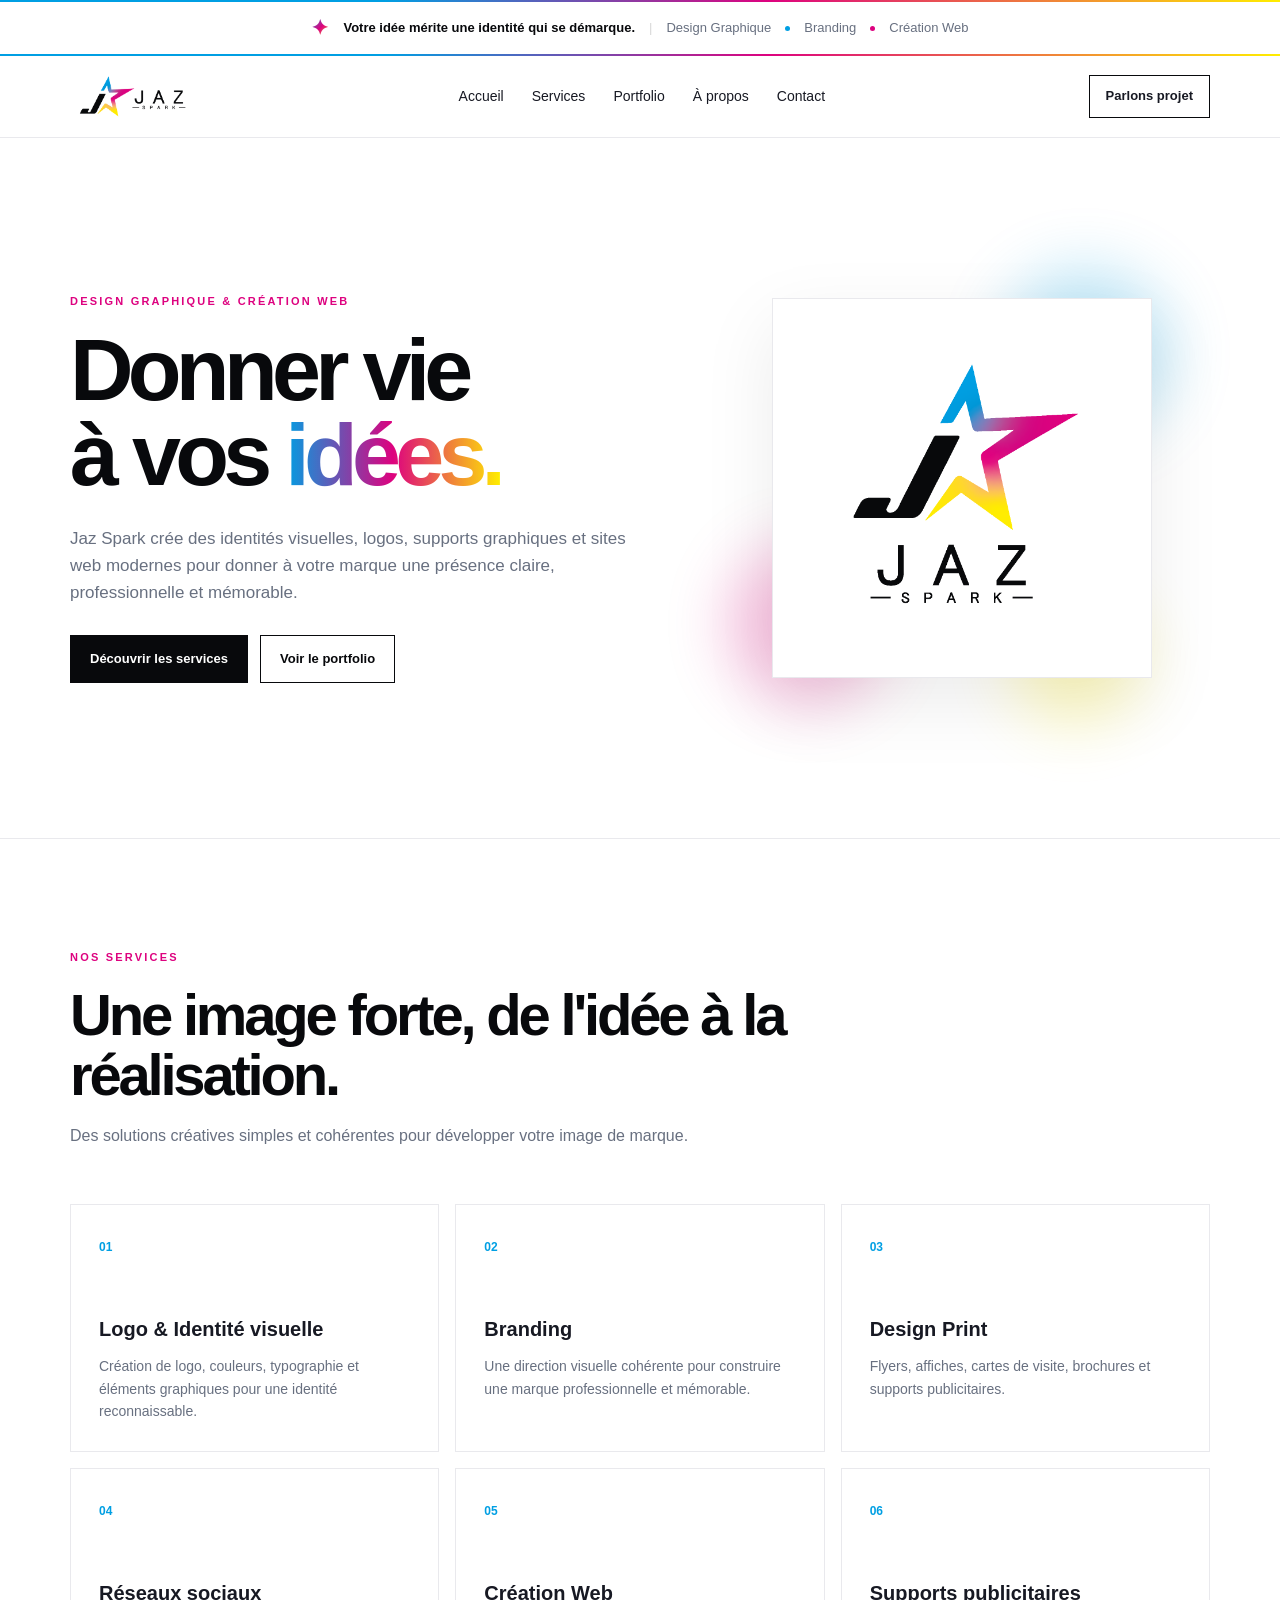
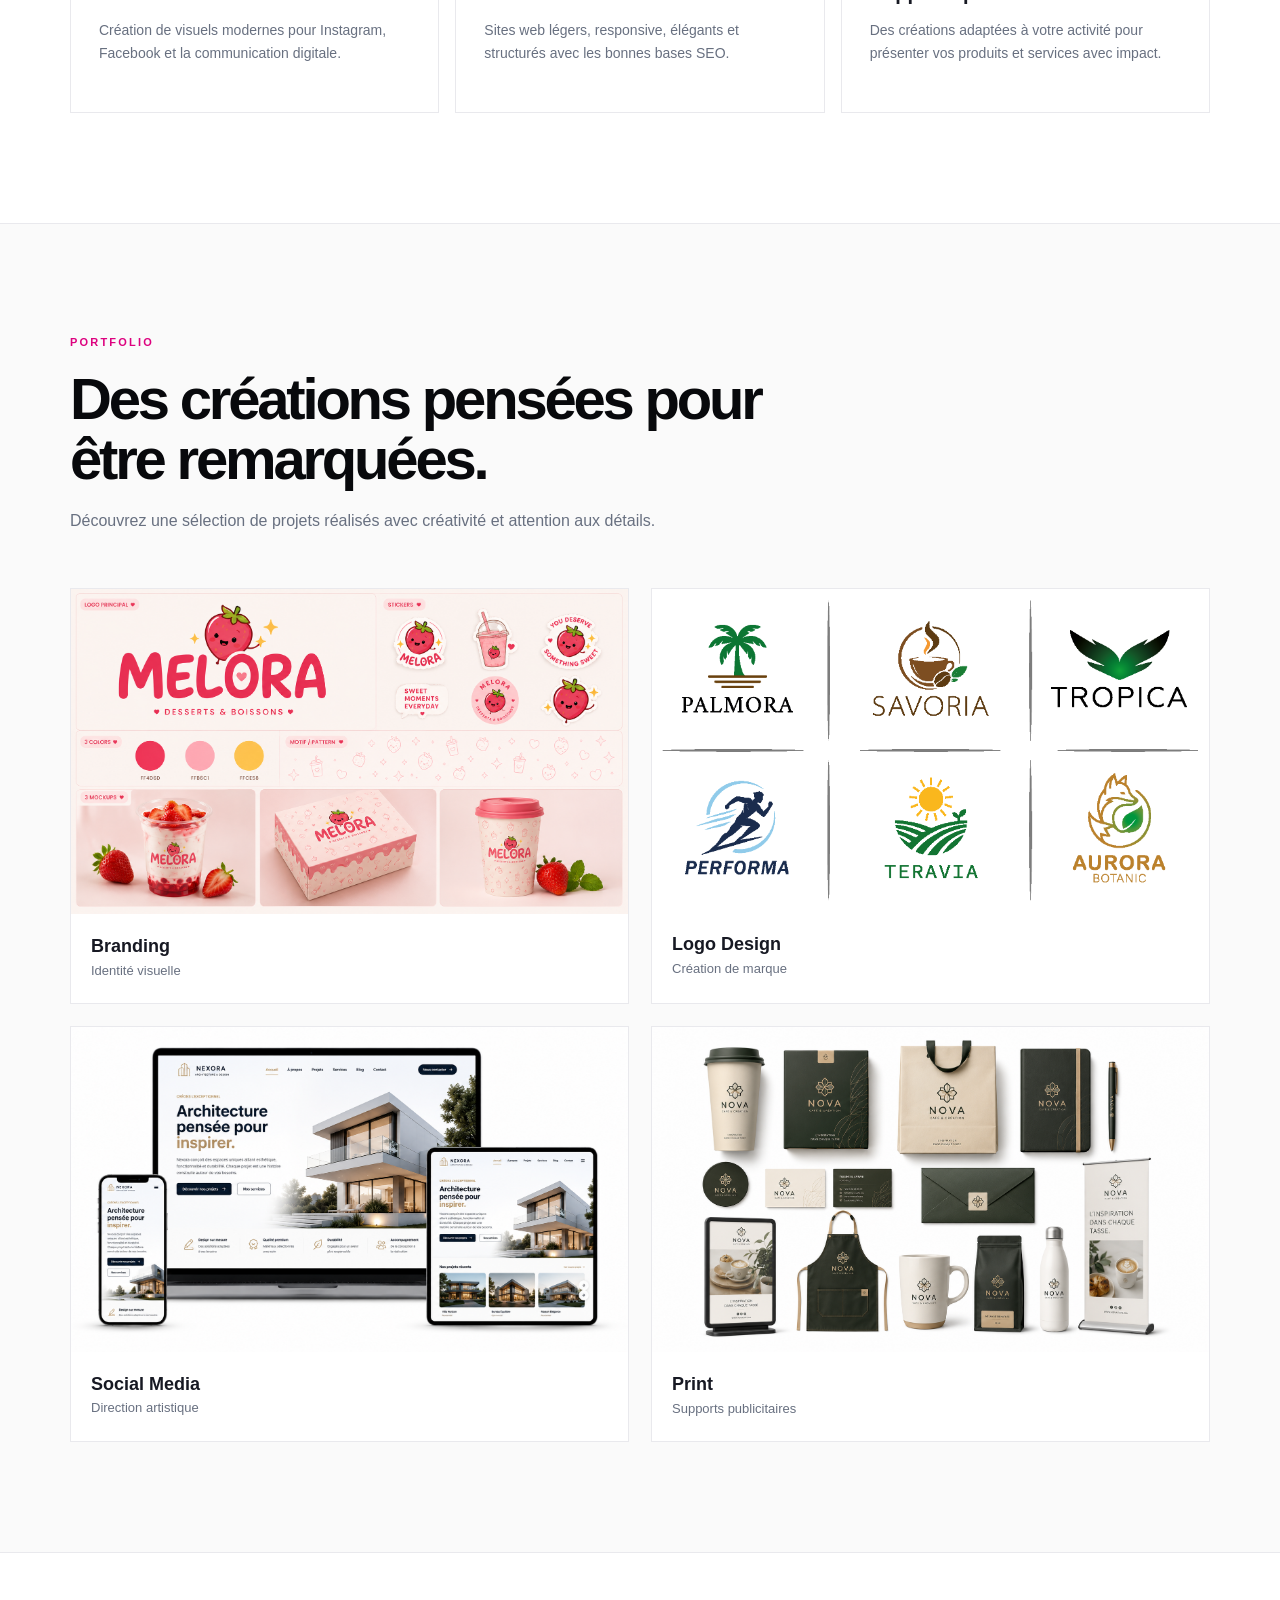
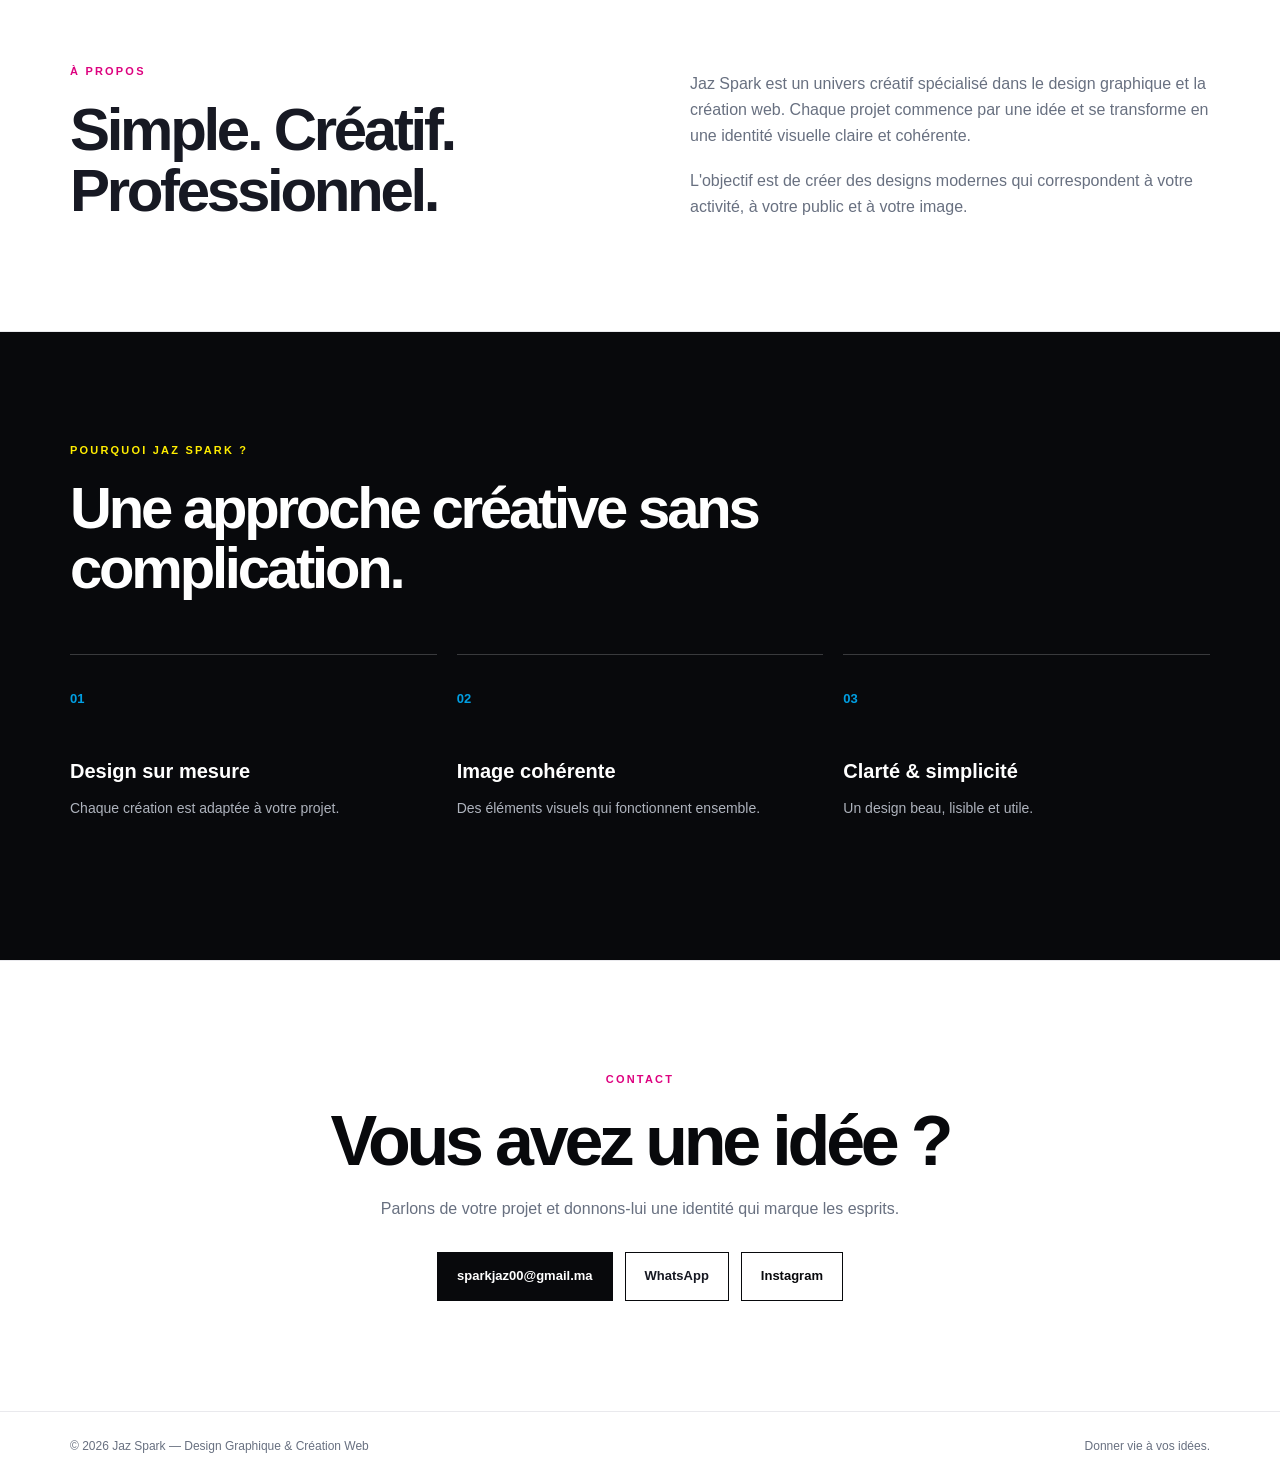
<file: index.html>
<!DOCTYPE html>
<html lang="fr">

<head>
  <div class="top-banner">

    <div class="banner-line"></div>

    <div class="container banner-content">

        <span class="banner-spark">✦</span>

        <strong>
            Votre idée mérite une identité qui se démarque.
        </strong>

        <span class="banner-separator">|</span>

        <span>Design Graphique</span>

        <span class="dot blue"></span>

        <span>Branding</span>

        <span class="dot pink"></span>

        <span>Création Web</span>

    </div>

    <div class="banner-line"></div>

</div>
    <meta charset="UTF-8">

    <meta name="viewport" content="width=device-width, initial-scale=1.0">

    <title>Jaz Spark | Design Graphique & Création Web au Maroc</title>
<link rel="stylesheet" type="text/css" href="JAZ SPARK.css">
    <meta name="description"
        content="Jaz Spark accompagne les marques au Maroc avec du design graphique, logo, identité visuelle, branding, supports print, réseaux sociaux et création web.">

    <meta name="robots" content="index, follow">

    <meta name="author" content="Jaz Spark">

    <link rel="canonical" href="https://www.jazspark.ma/">

    <!-- Open Graph -->
    <meta property="og:type" content="website">
    <meta property="og:title" content="Jaz Spark | Design Graphique & Création Web">
    <meta property="og:description"
        content="Donner vie à vos idées avec Jaz Spark — design graphique, branding et création web.">
    <meta property="og:url" content="https://www.jazspark.ma/">
    <meta property="og:locale" content="fr_MA">

    <!-- Favicon -->
    <link rel="icon" href="images/favicon.png">

    <!-- CSS -->
    <link rel="stylesheet" href="style.css">

    <!-- SEO Schema -->
    <script type="application/ld+json">
    {
        "@context": "https://schema.org",
        "@type": "ProfessionalService",
        "name": "Jaz Spark",
        "url": "https://www.jazspark.ma/",
        "description": "Studio de design graphique et création web au Maroc.",
        "slogan": "Donner vie à vos idées",
        "areaServed": "MA",
        "serviceType": [
            "Design graphique",
            "Création de logo",
            "Identité visuelle",
            "Branding",
            "Design print",
            "Création web"
        ]
    }
    </script>

</head>


<body>


<!-- ================= HEADER ================= -->

<header class="site-header">

    <div class="container nav-wrap">

        <a href="#accueil" class="brand">
            <img src="JAZ SPARK LOGO_Plan de travail 1 copie 2_Plan de travail 1 copie 2.png"
                 alt="Jaz Spark - Design Graphique et Création Web">
        </a>


        <nav aria-label="Navigation principale">

            <a href="#accueil">Accueil</a>

            <a href="#services">Services</a>

            <a href="#portfolio">Portfolio</a>

            <a href="#apropos">À propos</a>

            <a href="#contact">Contact</a>

        </nav>


        <a href="#contact" class="nav-cta">
            Parlons projet
        </a>

    </div>

</header>



<main>


<!-- ================= HERO ================= -->

<section id="accueil" class="hero">

    <div class="container hero-grid">


        <div class="hero-copy">

            <p class="kicker">
                DESIGN GRAPHIQUE & CRÉATION WEB
            </p>


            <h1>

                Donner vie<br>

                à vos <span>idées.</span>

            </h1>


            <p class="hero-intro">

                Jaz Spark crée des identités visuelles, logos,
                supports graphiques et sites web modernes pour
                donner à votre marque une présence claire,
                professionnelle et mémorable.

            </p>


            <div class="hero-actions">

                <a href="#services" class="btn btn-dark">
                    Découvrir les services
                </a>

                <a href="#portfolio" class="btn btn-light">
                    Voir le portfolio
                </a>

            </div>

        </div>



        <!-- LOGO -->

        <div class="hero-visual">

            <div class="orb orb-blue"></div>

            <div class="orb orb-pink"></div>

            <div class="orb orb-yellow"></div>


            <div class="logo-frame">

                <img src="JAZ SPARK_Plan de travail 1 copie 3.png"
                     alt="Logo Jaz Spark"
                     loading="eager">

            </div>

        </div>


    </div>

</section>



<!-- ================= SERVICES ================= -->

<section id="services" class="section">

    <div class="container">


        <div class="section-head">

            <p class="kicker">
                NOS SERVICES
            </p>


            <h2>
                Une image forte,
                de l'idée à la réalisation.
            </h2>


            <p>
                Des solutions créatives simples et cohérentes
                pour développer votre image de marque.
            </p>

        </div>



        <div class="service-grid">


            <article class="service-card">

                <span>01</span>

                <h3>
                    Logo & Identité visuelle
                </h3>

                <p>
                    Création de logo, couleurs, typographie
                    et éléments graphiques pour une identité
                    reconnaissable.
                </p>

            </article>



            <article class="service-card">

                <span>02</span>

                <h3>
                    Branding
                </h3>

                <p>
                    Une direction visuelle cohérente pour
                    construire une marque professionnelle
                    et mémorable.
                </p>

            </article>



            <article class="service-card">

                <span>03</span>

                <h3>
                    Design Print
                </h3>

                <p>
                    Flyers, affiches, cartes de visite,
                    brochures et supports publicitaires.
                </p>

            </article>



            <article class="service-card">

                <span>04</span>

                <h3>
                    Réseaux sociaux
                </h3>

                <p>
                    Création de visuels modernes pour
                    Instagram, Facebook et la communication
                    digitale.
                </p>

            </article>



            <article class="service-card">

                <span>05</span>

                <h3>
                    Création Web
                </h3>

                <p>
                    Sites web légers, responsive, élégants
                    et structurés avec les bonnes bases SEO.
                </p>

            </article>



            <article class="service-card">

                <span>06</span>

                <h3>
                    Supports publicitaires
                </h3>

                <p>
                    Des créations adaptées à votre activité
                    pour présenter vos produits et services
                    avec impact.
                </p>

            </article>


        </div>

    </div>

</section>



<!-- ================= PORTFOLIO ================= -->

<section id="portfolio" class="section portfolio">

    <div class="container">


        <div class="section-head">

            <p class="kicker">
                PORTFOLIO
            </p>


            <h2>
                Des créations pensées
                pour être remarquées.
            </h2>


            <p>
                Découvrez une sélection de projets réalisés
                avec créativité et attention aux détails.
            </p>

        </div>



        <div class="portfolio-grid">


            <article class="project">

                <div class="project-media">
                    <img src="Identité visuelle Branding.png">
                </div>

                <div class="project-meta">

                    <h3>
                        Branding
                    </h3>

                    <p>
                        Identité visuelle
                    </p>

                </div>

            </article>



            <article class="project">

                <div class="project-media">
                  <img src="Logo Design Création de marque design graphique_Plan de travail 1.png">
                </div>

                <div class="project-meta">

                    <h3>
                        Logo Design
                    </h3>

                    <p>
                        Création de marque
                    </p>

                </div>

            </article>



            <article class="project">

                <div class="project-media">
                    <img src="Social Media SITE WEB Direction artistique.png">
                </div>

                <div class="project-meta">

                    <h3>
                        Social Media
                    </h3>

                    <p>
                        Direction artistique
                    </p>

                </div>

            </article>



            <article class="project">

                <div class="project-media">
                    <img src="Enveloppe Carte de visite Badge professionnel Flyer Dépliant brochurE Publicité digitale Supports publicitaires Print.png">
                </div>

                <div class="project-meta">

                    <h3>
                        Print
                    </h3>

                    <p>
                        Supports publicitaires
                    </p>

                </div>

            </article>


        </div>

    </div>

</section>



<!-- ================= À PROPOS ================= -->

<section id="apropos" class="section about">

    <div class="container about-grid">


        <div>

            <p class="kicker">
                À PROPOS
            </p>


            <h2>
                Simple.
                Créatif.
                Professionnel.
            </h2>

        </div>



        <div class="about-copy">

            <p>
                Jaz Spark est un univers créatif spécialisé
                dans le design graphique et la création web.
                Chaque projet commence par une idée et se
                transforme en une identité visuelle claire
                et cohérente.
            </p>


            <p>
                L'objectif est de créer des designs modernes
                qui correspondent à votre activité, à votre
                public et à votre image.
            </p>

        </div>


    </div>

</section>



<!-- ================= WHY JAZ SPARK ================= -->

<section class="section why">

    <div class="container">


        <div class="section-head">

            <p class="kicker">
                POURQUOI JAZ SPARK ?
            </p>


            <h2>
                Une approche créative
                sans complication.
            </h2>

        </div>



        <div class="why-grid">


            <div>

                <strong>01</strong>

                <h3>
                    Design sur mesure
                </h3>

                <p>
                    Chaque création est adaptée
                    à votre projet.
                </p>

            </div>



            <div>

                <strong>02</strong>

                <h3>
                    Image cohérente
                </h3>

                <p>
                    Des éléments visuels qui fonctionnent
                    ensemble.
                </p>

            </div>



            <div>

                <strong>03</strong>

                <h3>
                    Clarté & simplicité
                </h3>

                <p>
                    Un design beau, lisible et utile.
                </p>

            </div>


        </div>

    </div>

</section>



<!-- ================= CONTACT ================= -->

<section id="contact" class="section contact">

    <div class="container contact-box">


        <p class="kicker">
            CONTACT
        </p>


        <h2>
            Vous avez une idée ?
        </h2>


        <p>
            Parlons de votre projet et donnons-lui
            une identité qui marque les esprits.
        </p>



        <div class="contact-actions">
 <a href="https://mail.google.com/mail/?view=cm&fs=1&to=sparkjaz00@gmail.com"
   target="_blank"
   rel="noopener noreferrer"
               class="btn btn-dark">

                sparkjaz00@gmail.ma

            </a>

<a href="https://wa.me/212672988265?text=Bonjour%20Jaz%20Spark%2C%20je%20souhaite%20avoir%20plus%20d%27informations%20sur%20vos%20services."
   target="_blank"
   rel="noopener noreferrer"
   class="btn btn-whatsapp">
    WhatsApp
</a>


           <a href="https://www.instagram.com/jaz__spark/"
   target="_blank"
   rel="noopener noreferrer"
   class="btn btn-light"
             >

                Instagram

            </a>

        </div>


    </div>

</section>


</main>



<!-- ================= FOOTER ================= -->

<footer class="footer">

    <div class="container footer-wrap">

        <p>
            © 2026 Jaz Spark — Design Graphique & Création Web
        </p>


        <p>
            Donner vie à vos idées.
        </p>

    </div>

</footer>


</body>

</html>
</file>
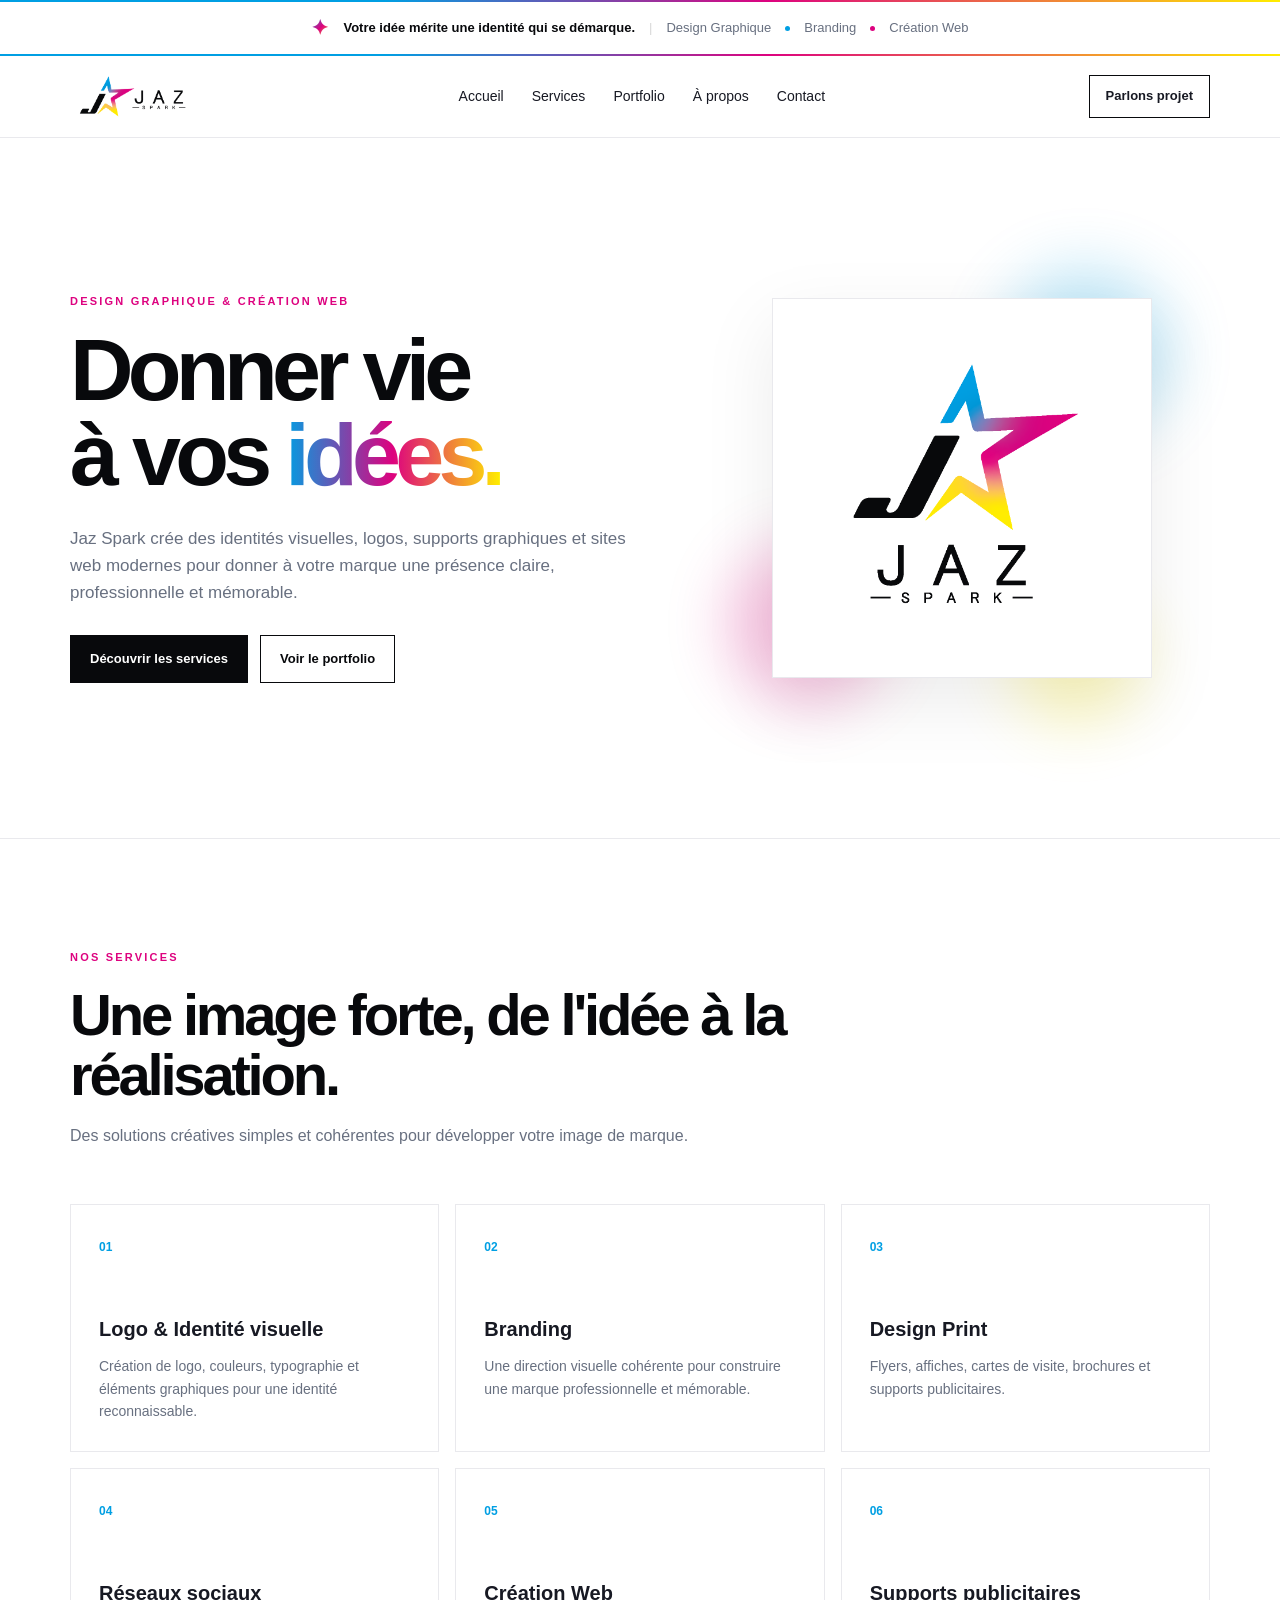
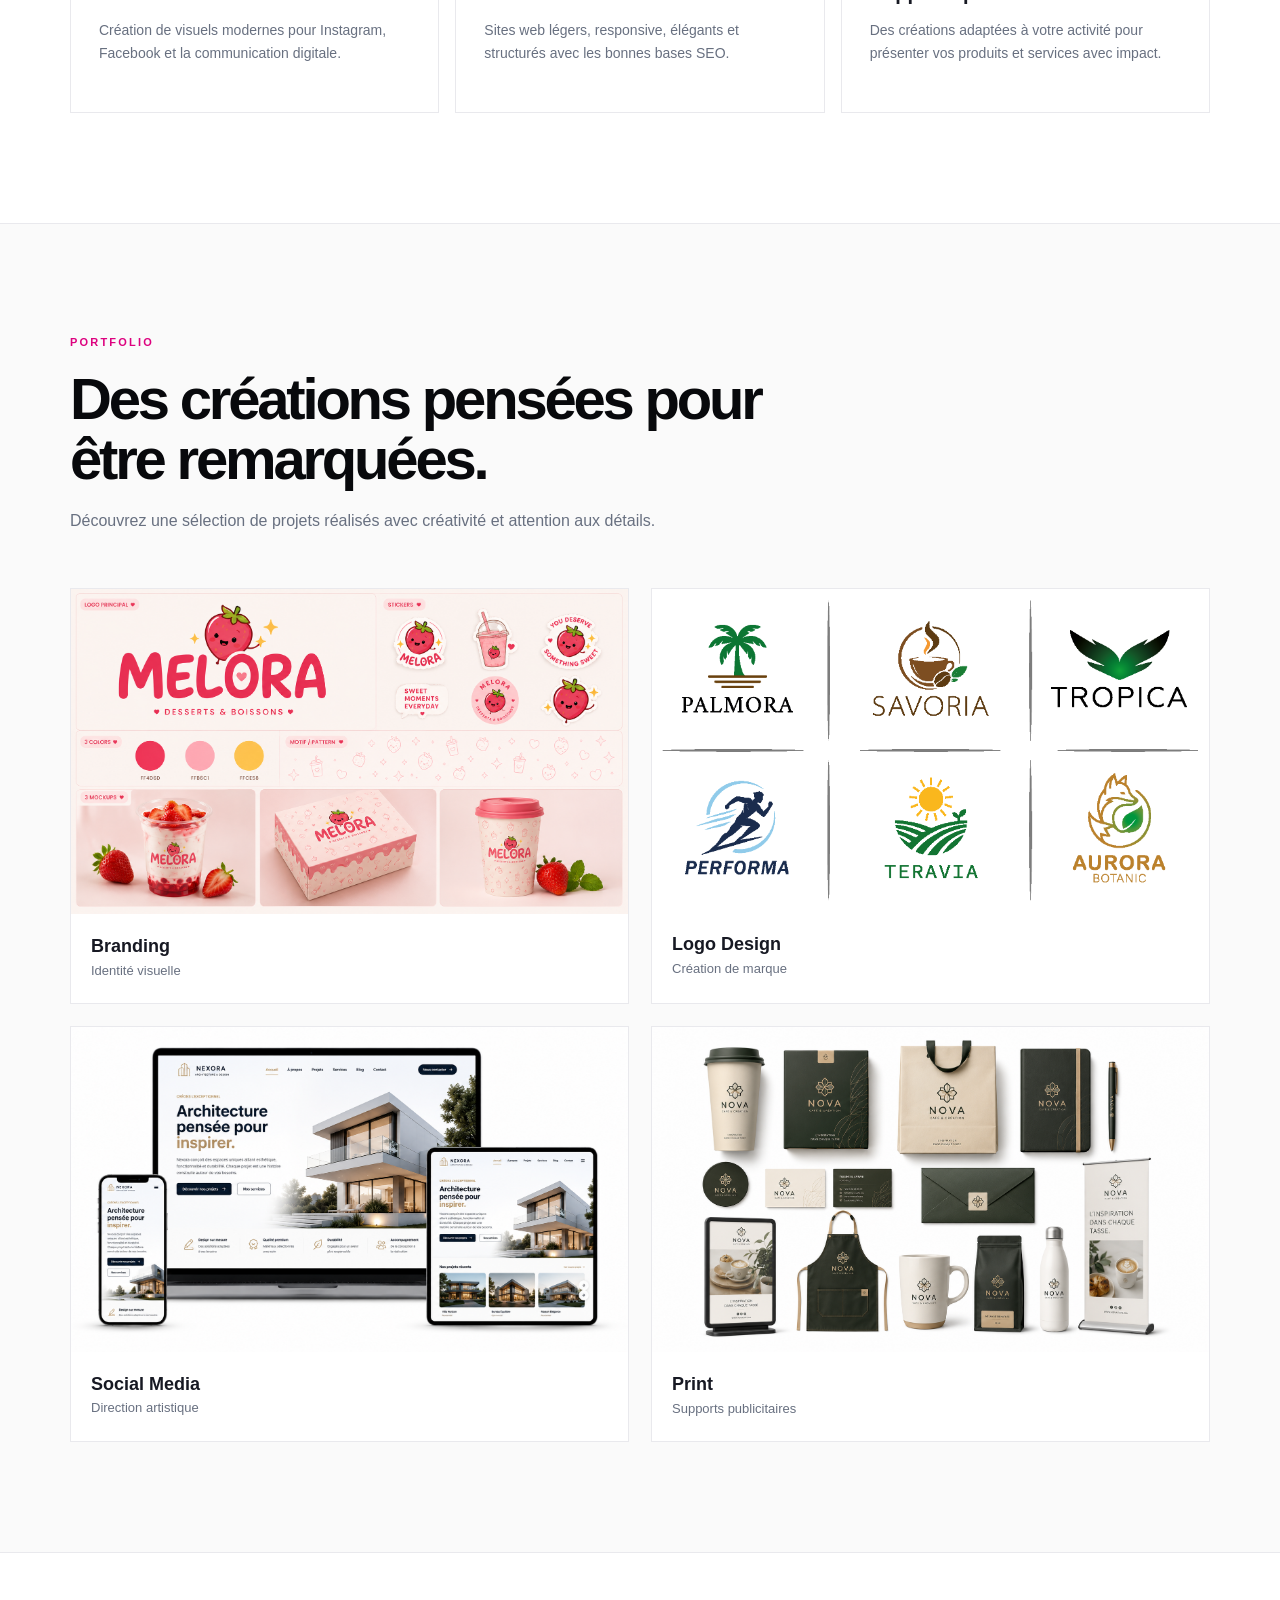
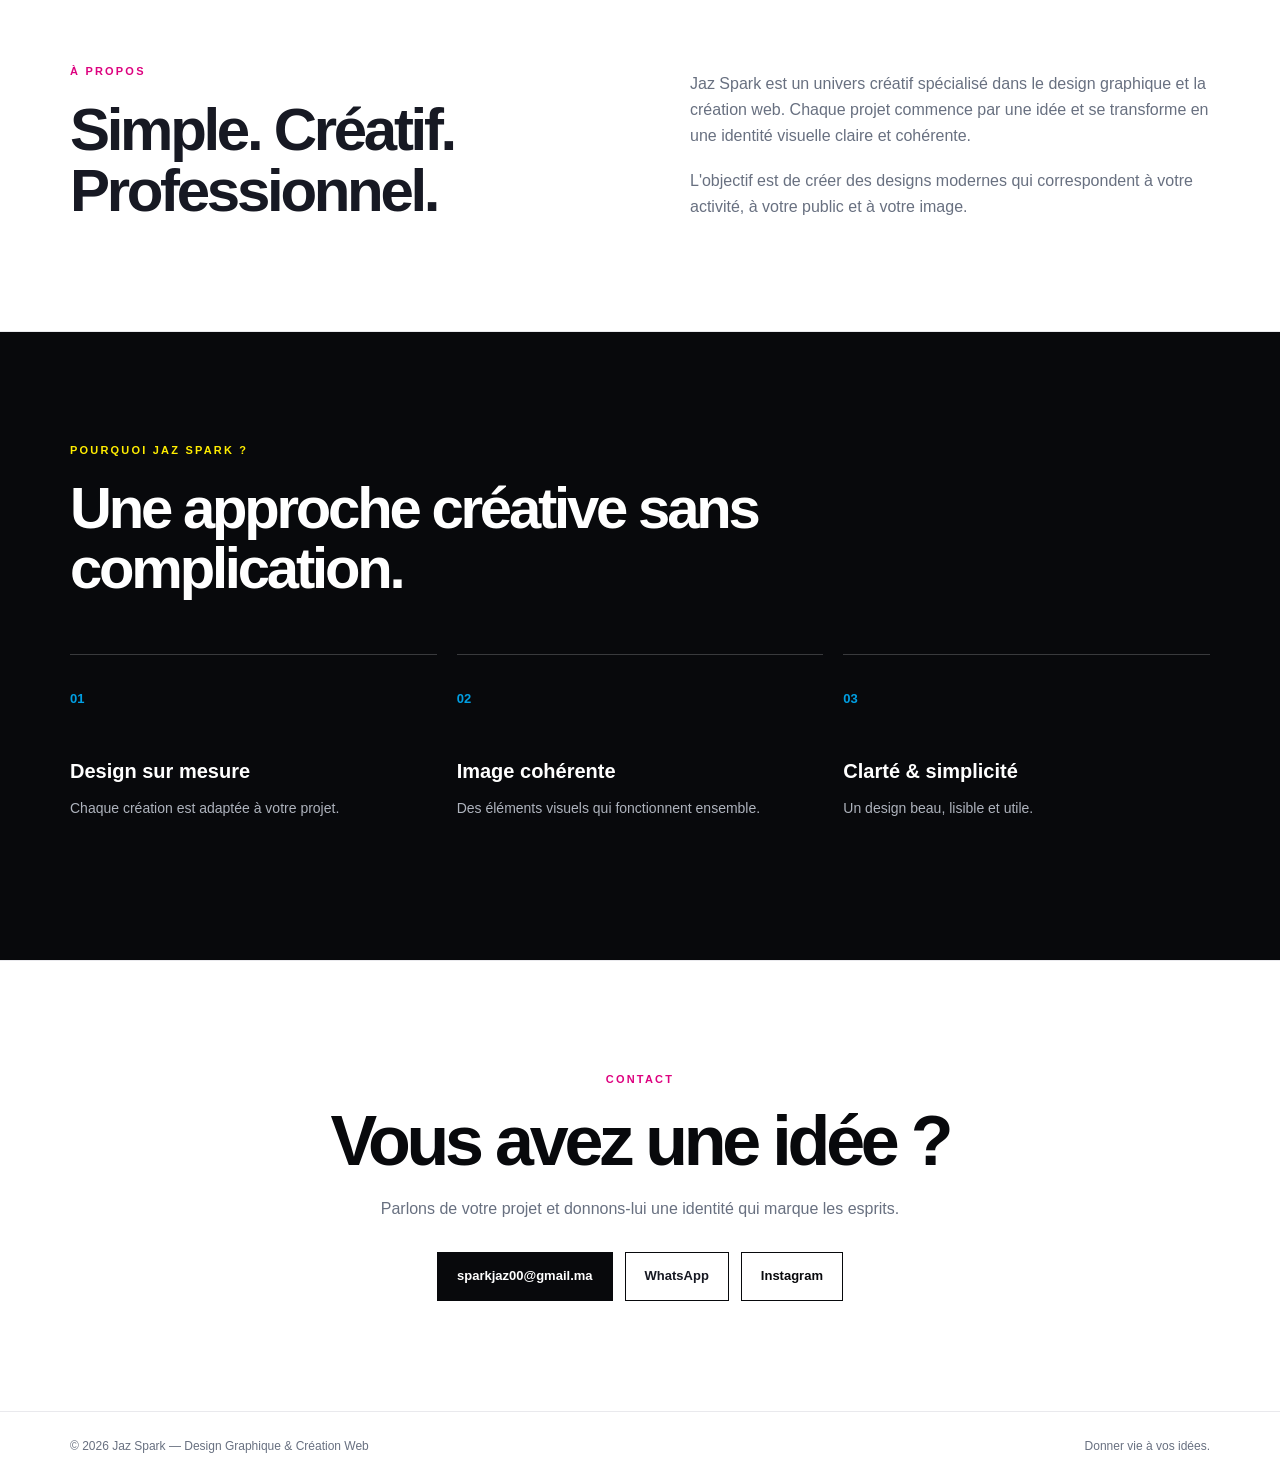
<file: JAZ SPARK.html>
<!DOCTYPE html>
<html lang="fr">

<head>
  <div class="top-banner">

    <div class="banner-line"></div>

    <div class="container banner-content">

        <span class="banner-spark">✦</span>

        <strong>
            Votre idée mérite une identité qui se démarque.
        </strong>

        <span class="banner-separator">|</span>

        <span>Design Graphique</span>

        <span class="dot blue"></span>

        <span>Branding</span>

        <span class="dot pink"></span>

        <span>Création Web</span>

    </div>

    <div class="banner-line"></div>

</div>
    <meta charset="UTF-8">

    <meta name="viewport" content="width=device-width, initial-scale=1.0">

    <title>Jaz Spark | Design Graphique & Création Web au Maroc</title>
<link rel="stylesheet" href="JAZ SPARK.css">
    <meta name="description"
        content="Jaz Spark accompagne les marques au Maroc avec du design graphique, logo, identité visuelle, branding, supports print, réseaux sociaux et création web.">

    <meta name="robots" content="index, follow">

    <meta name="author" content="Jaz Spark">

    <link rel="canonical" href="https://www.jazspark.ma/">

    <!-- Open Graph -->
    <meta property="og:type" content="website">
    <meta property="og:title" content="Jaz Spark | Design Graphique & Création Web">
    <meta property="og:description"
        content="Donner vie à vos idées avec Jaz Spark — design graphique, branding et création web.">
    <meta property="og:url" content="https://www.jazspark.ma/">
    <meta property="og:locale" content="fr_MA">

    <!-- Favicon -->
    <link rel="icon" href="images/favicon.png">

    <!-- CSS -->
    <link rel="stylesheet" href="style.css">

    <!-- SEO Schema -->
    <script type="application/ld+json">
    {
        "@context": "https://schema.org",
        "@type": "ProfessionalService",
        "name": "Jaz Spark",
        "url": "https://www.jazspark.ma/",
        "description": "Studio de design graphique et création web au Maroc.",
        "slogan": "Donner vie à vos idées",
        "areaServed": "MA",
        "serviceType": [
            "Design graphique",
            "Création de logo",
            "Identité visuelle",
            "Branding",
            "Design print",
            "Création web"
        ]
    }
    </script>

</head>


<body>


<!-- ================= HEADER ================= -->

<header class="site-header">

    <div class="container nav-wrap">

        <a href="#accueil" class="brand">
            <img src="JAZ SPARK LOGO_Plan de travail 1 copie 2_Plan de travail 1 copie 2.png"
                 alt="Jaz Spark - Design Graphique et Création Web">
        </a>


        <nav aria-label="Navigation principale">

            <a href="#accueil">Accueil</a>

            <a href="#services">Services</a>

            <a href="#portfolio">Portfolio</a>

            <a href="#apropos">À propos</a>

            <a href="#contact">Contact</a>

        </nav>


        <a href="#contact" class="nav-cta">
            Parlons projet
        </a>

    </div>

</header>



<main>


<!-- ================= HERO ================= -->

<section id="accueil" class="hero">

    <div class="container hero-grid">


        <div class="hero-copy">

            <p class="kicker">
                DESIGN GRAPHIQUE & CRÉATION WEB
            </p>


            <h1>

                Donner vie<br>

                à vos <span>idées.</span>

            </h1>


            <p class="hero-intro">

                Jaz Spark crée des identités visuelles, logos,
                supports graphiques et sites web modernes pour
                donner à votre marque une présence claire,
                professionnelle et mémorable.

            </p>


            <div class="hero-actions">

                <a href="#services" class="btn btn-dark">
                    Découvrir les services
                </a>

                <a href="#portfolio" class="btn btn-light">
                    Voir le portfolio
                </a>

            </div>

        </div>



        <!-- LOGO -->

        <div class="hero-visual">

            <div class="orb orb-blue"></div>

            <div class="orb orb-pink"></div>

            <div class="orb orb-yellow"></div>


            <div class="logo-frame">

                <img src="JAZ SPARK_Plan de travail 1 copie 3.png"
                     alt="Logo Jaz Spark"
                     loading="eager">

            </div>

        </div>


    </div>

</section>



<!-- ================= SERVICES ================= -->

<section id="services" class="section">

    <div class="container">


        <div class="section-head">

            <p class="kicker">
                NOS SERVICES
            </p>


            <h2>
                Une image forte,
                de l'idée à la réalisation.
            </h2>


            <p>
                Des solutions créatives simples et cohérentes
                pour développer votre image de marque.
            </p>

        </div>



        <div class="service-grid">


            <article class="service-card">

                <span>01</span>

                <h3>
                    Logo & Identité visuelle
                </h3>

                <p>
                    Création de logo, couleurs, typographie
                    et éléments graphiques pour une identité
                    reconnaissable.
                </p>

            </article>



            <article class="service-card">

                <span>02</span>

                <h3>
                    Branding
                </h3>

                <p>
                    Une direction visuelle cohérente pour
                    construire une marque professionnelle
                    et mémorable.
                </p>

            </article>



            <article class="service-card">

                <span>03</span>

                <h3>
                    Design Print
                </h3>

                <p>
                    Flyers, affiches, cartes de visite,
                    brochures et supports publicitaires.
                </p>

            </article>



            <article class="service-card">

                <span>04</span>

                <h3>
                    Réseaux sociaux
                </h3>

                <p>
                    Création de visuels modernes pour
                    Instagram, Facebook et la communication
                    digitale.
                </p>

            </article>



            <article class="service-card">

                <span>05</span>

                <h3>
                    Création Web
                </h3>

                <p>
                    Sites web légers, responsive, élégants
                    et structurés avec les bonnes bases SEO.
                </p>

            </article>



            <article class="service-card">

                <span>06</span>

                <h3>
                    Supports publicitaires
                </h3>

                <p>
                    Des créations adaptées à votre activité
                    pour présenter vos produits et services
                    avec impact.
                </p>

            </article>


        </div>

    </div>

</section>



<!-- ================= PORTFOLIO ================= -->

<section id="portfolio" class="section portfolio">

    <div class="container">


        <div class="section-head">

            <p class="kicker">
                PORTFOLIO
            </p>


            <h2>
                Des créations pensées
                pour être remarquées.
            </h2>


            <p>
                Découvrez une sélection de projets réalisés
                avec créativité et attention aux détails.
            </p>

        </div>



        <div class="portfolio-grid">


            <article class="project">

                <div class="project-media">
                    <img src="Identité visuelle Branding.png">
                </div>

                <div class="project-meta">

                    <h3>
                        Branding
                    </h3>

                    <p>
                        Identité visuelle
                    </p>

                </div>

            </article>



            <article class="project">

                <div class="project-media">
                  <img src="Logo Design Création de marque design graphique_Plan de travail 1.png">
                </div>

                <div class="project-meta">

                    <h3>
                        Logo Design
                    </h3>

                    <p>
                        Création de marque
                    </p>

                </div>

            </article>



            <article class="project">

                <div class="project-media">
                    <img src="Social Media SITE WEB Direction artistique.png">
                </div>

                <div class="project-meta">

                    <h3>
                        Social Media
                    </h3>

                    <p>
                        Direction artistique
                    </p>

                </div>

            </article>



            <article class="project">

                <div class="project-media">
                    <img src="Enveloppe Carte de visite Badge professionnel Flyer Dépliant brochurE Publicité digitale Supports publicitaires Print.png">
                </div>

                <div class="project-meta">

                    <h3>
                        Print
                    </h3>

                    <p>
                        Supports publicitaires
                    </p>

                </div>

            </article>


        </div>

    </div>

</section>



<!-- ================= À PROPOS ================= -->

<section id="apropos" class="section about">

    <div class="container about-grid">


        <div>

            <p class="kicker">
                À PROPOS
            </p>


            <h2>
                Simple.
                Créatif.
                Professionnel.
            </h2>

        </div>



        <div class="about-copy">

            <p>
                Jaz Spark est un univers créatif spécialisé
                dans le design graphique et la création web.
                Chaque projet commence par une idée et se
                transforme en une identité visuelle claire
                et cohérente.
            </p>


            <p>
                L'objectif est de créer des designs modernes
                qui correspondent à votre activité, à votre
                public et à votre image.
            </p>

        </div>


    </div>

</section>



<!-- ================= WHY JAZ SPARK ================= -->

<section class="section why">

    <div class="container">


        <div class="section-head">

            <p class="kicker">
                POURQUOI JAZ SPARK ?
            </p>


            <h2>
                Une approche créative
                sans complication.
            </h2>

        </div>



        <div class="why-grid">


            <div>

                <strong>01</strong>

                <h3>
                    Design sur mesure
                </h3>

                <p>
                    Chaque création est adaptée
                    à votre projet.
                </p>

            </div>



            <div>

                <strong>02</strong>

                <h3>
                    Image cohérente
                </h3>

                <p>
                    Des éléments visuels qui fonctionnent
                    ensemble.
                </p>

            </div>



            <div>

                <strong>03</strong>

                <h3>
                    Clarté & simplicité
                </h3>

                <p>
                    Un design beau, lisible et utile.
                </p>

            </div>


        </div>

    </div>

</section>



<!-- ================= CONTACT ================= -->

<section id="contact" class="section contact">

    <div class="container contact-box">


        <p class="kicker">
            CONTACT
        </p>


        <h2>
            Vous avez une idée ?
        </h2>


        <p>
            Parlons de votre projet et donnons-lui
            une identité qui marque les esprits.
        </p>



        <div class="contact-actions">
 <a href="https://mail.google.com/mail/?view=cm&fs=1&to=sparkjaz00@gmail.com"
   target="_blank"
   rel="noopener noreferrer"
               class="btn btn-dark">

                sparkjaz00@gmail.ma

            </a>

<a href="https://wa.me/212672988265?text=Bonjour%20Jaz%20Spark%2C%20je%20souhaite%20avoir%20plus%20d%27informations%20sur%20vos%20services."
   target="_blank"
   rel="noopener noreferrer"
   class="btn btn-whatsapp">
    WhatsApp
</a>


           <a href="https://www.instagram.com/jaz__spark/"
   target="_blank"
   rel="noopener noreferrer"
   class="btn btn-light"
             >

                Instagram

            </a>

        </div>


    </div>

</section>


</main>



<!-- ================= FOOTER ================= -->

<footer class="footer">

    <div class="container footer-wrap">

        <p>
            © 2026 Jaz Spark — Design Graphique & Création Web
        </p>


        <p>
            Donner vie à vos idées.
        </p>

    </div>

</footer>


</body>

</html>
</file>
<file: JAZ SPARK.css>
/* ==============================
   RESET
============================== */
/* ==============================
   JAZ SPARK COLOR BANNER
============================== */

.top-banner {
    width: 100%;
    background: #ffffff;
}


/* الخط الملون */

.banner-line {
    width: 100%;
    height: 2px;

    background: linear-gradient(
        90deg,
        #009fe3 0%,
        #009fe3 30%,
        #dd027f 60%,
        #ffed00 100%
    );
}


/* محتوى الـbanner */

.banner-content {
    min-height: 52px;

    display: flex;
    align-items: center;
    justify-content: center;

    gap: 14px;

    font-size: 13px;

    color: #687080;

    white-space: nowrap;
}


/* النص الرئيسي */

.banner-content strong {
    color: #08090c;
    font-weight: 700;
}


/* النجمة */

.banner-spark {
    font-size: 21px;
    font-weight: 800;

    background: linear-gradient(
        135deg,
        #009fe3,
        #dd027f,
        #ffed00
    );

    -webkit-background-clip: text;
    background-clip: text;

    color: transparent;
}


/* الفاصل */

.banner-separator {
    color: #d7d7d7;
}


/* النقاط */

.dot {
    width: 5px;
    height: 5px;

    border-radius: 50%;

    display: inline-block;
}

.dot.blue {
    background: #009fe3;
}

.dot.pink {
    background: #dd027f;
}


/* ==============================
   MOBILE
============================== */

@media (max-width: 600px) {

    .banner-content {
        min-height: 45px;

        gap: 8px;

        font-size: 10px;

        overflow: hidden;
    }

    .banner-content strong {
        font-size: 11px;
    }

    .banner-spark {
        font-size: 18px;
    }

}
* {
    margin: 0;
    padding: 0;
    box-sizing: border-box;
}


html {
    scroll-behavior: smooth;
}


body {
    font-family: Arial, Helvetica, sans-serif;
    color: #171923;
    background: #ffffff;
    line-height: 1.6;
}


a {
    color: inherit;
    text-decoration: none;
}


img {
    max-width: 100%;
    display: block;
}


/* ==============================
   COLORS
============================== */

:root {

    --black: #08090c;

    --text: #171923;

    --muted: #687080;

    --line: #e9e9ed;

    --soft: #fafafa;

    --white: #ffffff;

    --blue: #009fe3;

    --pink: #dd027f;

    --yellow: #ffed00;

}


/* ==============================
   CONTAINER
============================== */

.container {

    width: min(1140px, 90%);

    margin-inline: auto;

}


/* ==============================
   HEADER
============================== */

.site-header {

    height: 82px;

    background: rgba(255, 255, 255, 0.97);

    border-bottom: 1px solid var(--line);

    position: sticky;

    top: 0;

    z-index: 50;

}


.nav-wrap {

    height: 100%;

    display: flex;

    align-items: center;

    justify-content: space-between;

    gap: 30px;

}


/* LOGO */

.brand img {

    width: 125px;

    height: auto;

}


/* NAVIGATION */

nav {

    display: flex;

    align-items: center;

    gap: 28px;

    font-size: 14px;

}


nav a {

    transition: opacity 0.2s ease;

}


nav a:hover {

    opacity: 0.55;

}


/* HEADER BUTTON */

.nav-cta {

    padding: 10px 16px;

    border: 1px solid var(--black);

    font-size: 13px;

    font-weight: 700;

}


/* ==============================
   HERO
============================== */

.hero {

    overflow: hidden;

    border-bottom: 1px solid var(--line);

}


.hero-grid {

    min-height: 700px;

    display: grid;

    grid-template-columns: 1.08fr 0.92fr;

    align-items: center;

    gap: 60px;

}


/* SMALL TITLE */

.kicker {

    color: var(--pink);

    font-size: 11px;

    font-weight: 800;

    letter-spacing: 0.2em;

    margin-bottom: 18px;

}


/* HERO TITLE */

.hero h1 {

    font-size: clamp(52px, 7.2vw, 88px);

    line-height: 0.96;

    letter-spacing: -0.065em;

    color: var(--black);

}


.hero h1 span {

    background:
        linear-gradient(
            90deg,
            var(--blue),
            var(--pink),
            var(--yellow)
        );

    -webkit-background-clip: text;

    background-clip: text;

    color: transparent;

}


/* HERO TEXT */

.hero-intro {

    max-width: 650px;

    margin: 28px 0;

    color: var(--muted);

    font-size: 17px;

}


/* HERO BUTTONS */

.hero-actions {

    display: flex;

    flex-wrap: wrap;

    gap: 12px;

}


.btn {

    display: inline-block;

    padding: 13px 19px;

    border: 1px solid var(--black);

    font-size: 13px;

    font-weight: 800;

    transition:
        transform 0.2s ease,
        box-shadow 0.2s ease;

}


.btn:hover {

    transform: translateY(-2px);

}


.btn-dark {

    background: var(--black);

    color: var(--white);

}


.btn-light {

    background: var(--white);

    color: var(--black);

}


/* ==============================
   HERO LOGO
============================== */

.hero-visual {

    position: relative;

    min-height: 480px;

    display: grid;

    place-items: center;

}


.logo-frame {

    position: relative;

    z-index: 2;

    width: min(380px, 80%);

    aspect-ratio: 1;

    display: grid;

    place-items: center;

    background: var(--white);

    border: 1px solid var(--line);

    box-shadow:
        0 25px 70px rgba(8, 9, 12, 0.08);

}


.logo-frame img {

    width: 72%;

    height: auto;

}


/* COLOR LIGHTS */

.orb {

    position: absolute;

    border-radius: 50%;

    filter: blur(32px);

    opacity: 0.25;

}


.orb-blue {

    width: 170px;

    height: 170px;

    background: var(--blue);

    top: 20px;

    right: 40px;

}


.orb-pink {

    width: 160px;

    height: 160px;

    background: var(--pink);

    bottom: 25px;

    left: 15px;

}


.orb-yellow {

    width: 130px;

    height: 130px;

    background: var(--yellow);

    bottom: 5px;

    right: 70px;

}


/* ==============================
   SECTIONS
============================== */

.section {

    padding: 110px 0;

    border-bottom: 1px solid var(--line);

}


.section-head {

    max-width: 730px;

    margin-bottom: 55px;

}


.section-head h2 {

    font-size: clamp(36px, 5vw, 58px);

    line-height: 1.04;

    letter-spacing: -0.055em;

    color: var(--black);

}


.section-head > p:last-child {

    color: var(--muted);

    margin-top: 18px;

}


/* ==============================
   SERVICES
============================== */

.service-grid {

    display: grid;

    grid-template-columns: repeat(3, 1fr);

    gap: 16px;

}


.service-card {

    min-height: 245px;

    padding: 28px;

    border: 1px solid var(--line);

    background: var(--white);

    transition:
        transform 0.2s ease,
        box-shadow 0.2s ease;

}


.service-card:hover {

    transform: translateY(-5px);

    box-shadow:
        0 18px 45px rgba(8, 9, 12, 0.07);

}


.service-card span {

    color: var(--blue);

    font-size: 12px;

    font-weight: 800;

}


.service-card h3 {

    margin-top: 55px;

    margin-bottom: 10px;

    font-size: 20px;

}


.service-card p {

    color: var(--muted);

    font-size: 14px;

}


/* ==============================
   PORTFOLIO
============================== */

.portfolio {

    background: var(--soft);

}


.portfolio-grid {

    display: grid;

    grid-template-columns: repeat(2, 1fr);

    gap: 22px;

}


.project {

    background: var(--white);

    border: 1px solid var(--line);

}


.project-media {

 .project-media img {
    width: 100%;
    height: 100%;
    object-fit: contain;
    display: block;
}

    color: #8a909b;

    font-size: 11px;

    letter-spacing: 0.18em;

    text-transform: uppercase;

}


.project-meta {

    padding: 18px 20px 22px;

}


.project-meta h3 {

    font-size: 18px;

}


.project-meta p {

    color: var(--muted);

    font-size: 13px;

}


/* ==============================
   ABOUT
============================== */

.about-grid {

    display: grid;

    grid-template-columns: 1fr 1fr;

    gap: 100px;

    align-items: start;

}


.about h2 {

    font-size: clamp(38px, 5vw, 60px);

    line-height: 1.02;

    letter-spacing: -0.055em;

}


.about-copy {

    padding-top: 8px;

}


.about-copy p {

    color: var(--muted);

}


.about-copy p + p {

    margin-top: 20px;

}


/* ==============================
   WHY JAZ SPARK
============================== */

.why {

    background: var(--black);

    color: var(--white);

}


.why .section-head h2 {

    color: var(--white);

}


.why .kicker {

    color: var(--yellow);

}


.why-grid {

    display: grid;

    grid-template-columns: repeat(3, 1fr);

    gap: 20px;

}


.why-grid > div {

    padding: 30px 0;

    border-top:
        1px solid rgba(255, 255, 255, 0.2);

}


.why-grid strong {

    color: var(--blue);

    font-size: 13px;

}


.why-grid h3 {

    margin: 45px 0 10px;

    font-size: 20px;

}


.why-grid p {

    color: #aeb3bd;

    font-size: 14px;

}


/* ==============================
   CONTACT
============================== */

.contact {

    text-align: center;

}


.contact-box {

    max-width: 760px;

}


.contact-box h2 {

    font-size: clamp(42px, 6vw, 70px);

    line-height: 1;

    letter-spacing: -0.06em;

    color: var(--black);

}


.contact-box > p:not(.kicker) {

    max-width: 560px;

    margin: 20px auto 30px;

    color: var(--muted);

}


.contact-actions {

    display: flex;

    justify-content: center;

    flex-wrap: wrap;

    gap: 12px;

}


/* ==============================
   FOOTER
============================== */

.footer {

    padding: 25px 0;

    color: var(--muted);

    font-size: 12px;

}


.footer-wrap {

    display: flex;

    justify-content: space-between;

    gap: 20px;

}


/* ==============================
   TABLET
============================== */

@media (max-width: 850px) {


    .nav-cta {

        display: none;

    }


    nav {

        gap: 16px;

    }


    .hero-grid {

        grid-template-columns: 1fr;

        padding: 80px 0;

    }


    .hero-visual {

        min-height: 390px;

    }


    .service-grid {

        grid-template-columns: repeat(2, 1fr);

    }


    .about-grid {

        grid-template-columns: 1fr;

        gap: 35px;

    }


    .why-grid {

        grid-template-columns: 1fr;

    }

}


/* ==============================
   MOBILE
============================== */

@media (max-width: 600px) {


    .site-header {

        height: 70px;

    }


    nav {

        display: none;

    }


    .brand img {

        width: 92px;

    }


    .hero-grid {

        padding: 65px 0;

    }


    .hero h1 {

        font-size: 51px;

    }


    .hero-intro {

        font-size: 15px;

    }


    .hero-visual {

        min-height: 310px;

    }


    .logo-frame {

        width: 285px;

    }


    .section {

        padding: 75px 0;

    }


    .service-grid,
    .portfolio-grid {

        grid-template-columns: 1fr;

    }


    .project-media {

        height: 250px;

    }


    .footer-wrap {

        flex-direction: column;

    }

}
</file>
<file: style.css>
/* ==============================
   RESET
============================== */
/* ==============================
   JAZ SPARK COLOR BANNER
============================== */

.top-banner {
    width: 100%;
    background: #ffffff;
}


/* الخط الملون */

.banner-line {
    width: 100%;
    height: 2px;

    background: linear-gradient(
        90deg,
        #009fe3 0%,
        #009fe3 30%,
        #dd027f 60%,
        #ffed00 100%
    );
}


/* محتوى الـbanner */

.banner-content {
    min-height: 52px;

    display: flex;
    align-items: center;
    justify-content: center;

    gap: 14px;

    font-size: 13px;

    color: #687080;

    white-space: nowrap;
}


/* النص الرئيسي */

.banner-content strong {
    color: #08090c;
    font-weight: 700;
}


/* النجمة */

.banner-spark {
    font-size: 21px;
    font-weight: 800;

    background: linear-gradient(
        135deg,
        #009fe3,
        #dd027f,
        #ffed00
    );

    -webkit-background-clip: text;
    background-clip: text;

    color: transparent;
}


/* الفاصل */

.banner-separator {
    color: #d7d7d7;
}


/* النقاط */

.dot {
    width: 5px;
    height: 5px;

    border-radius: 50%;

    display: inline-block;
}

.dot.blue {
    background: #009fe3;
}

.dot.pink {
    background: #dd027f;
}


/* ==============================
   MOBILE
============================== */

@media (max-width: 600px) {

    .banner-content {
        min-height: 45px;

        gap: 8px;

        font-size: 10px;

        overflow: hidden;
    }

    .banner-content strong {
        font-size: 11px;
    }

    .banner-spark {
        font-size: 18px;
    }

}
* {
    margin: 0;
    padding: 0;
    box-sizing: border-box;
}


html {
    scroll-behavior: smooth;
}


body {
    font-family: Arial, Helvetica, sans-serif;
    color: #171923;
    background: #ffffff;
    line-height: 1.6;
}


a {
    color: inherit;
    text-decoration: none;
}


img {
    max-width: 100%;
    display: block;
}


/* ==============================
   COLORS
============================== */

:root {

    --black: #08090c;

    --text: #171923;

    --muted: #687080;

    --line: #e9e9ed;

    --soft: #fafafa;

    --white: #ffffff;

    --blue: #009fe3;

    --pink: #dd027f;

    --yellow: #ffed00;

}


/* ==============================
   CONTAINER
============================== */

.container {

    width: min(1140px, 90%);

    margin-inline: auto;

}


/* ==============================
   HEADER
============================== */

.site-header {

    height: 82px;

    background: rgba(255, 255, 255, 0.97);

    border-bottom: 1px solid var(--line);

    position: sticky;

    top: 0;

    z-index: 50;

}


.nav-wrap {

    height: 100%;

    display: flex;

    align-items: center;

    justify-content: space-between;

    gap: 30px;

}


/* LOGO */

.brand img {

    width: 125px;

    height: auto;

}


/* NAVIGATION */

nav {

    display: flex;

    align-items: center;

    gap: 28px;

    font-size: 14px;

}


nav a {

    transition: opacity 0.2s ease;

}


nav a:hover {

    opacity: 0.55;

}


/* HEADER BUTTON */

.nav-cta {

    padding: 10px 16px;

    border: 1px solid var(--black);

    font-size: 13px;

    font-weight: 700;

}


/* ==============================
   HERO
============================== */

.hero {

    overflow: hidden;

    border-bottom: 1px solid var(--line);

}


.hero-grid {

    min-height: 700px;

    display: grid;

    grid-template-columns: 1.08fr 0.92fr;

    align-items: center;

    gap: 60px;

}


/* SMALL TITLE */

.kicker {

    color: var(--pink);

    font-size: 11px;

    font-weight: 800;

    letter-spacing: 0.2em;

    margin-bottom: 18px;

}


/* HERO TITLE */

.hero h1 {

    font-size: clamp(52px, 7.2vw, 88px);

    line-height: 0.96;

    letter-spacing: -0.065em;

    color: var(--black);

}


.hero h1 span {

    background:
        linear-gradient(
            90deg,
            var(--blue),
            var(--pink),
            var(--yellow)
        );

    -webkit-background-clip: text;

    background-clip: text;

    color: transparent;

}


/* HERO TEXT */

.hero-intro {

    max-width: 650px;

    margin: 28px 0;

    color: var(--muted);

    font-size: 17px;

}


/* HERO BUTTONS */

.hero-actions {

    display: flex;

    flex-wrap: wrap;

    gap: 12px;

}


.btn {

    display: inline-block;

    padding: 13px 19px;

    border: 1px solid var(--black);

    font-size: 13px;

    font-weight: 800;

    transition:
        transform 0.2s ease,
        box-shadow 0.2s ease;

}


.btn:hover {

    transform: translateY(-2px);

}


.btn-dark {

    background: var(--black);

    color: var(--white);

}


.btn-light {

    background: var(--white);

    color: var(--black);

}


/* ==============================
   HERO LOGO
============================== */

.hero-visual {

    position: relative;

    min-height: 480px;

    display: grid;

    place-items: center;

}


.logo-frame {

    position: relative;

    z-index: 2;

    width: min(380px, 80%);

    aspect-ratio: 1;

    display: grid;

    place-items: center;

    background: var(--white);

    border: 1px solid var(--line);

    box-shadow:
        0 25px 70px rgba(8, 9, 12, 0.08);

}


.logo-frame img {

    width: 72%;

    height: auto;

}


/* COLOR LIGHTS */

.orb {

    position: absolute;

    border-radius: 50%;

    filter: blur(32px);

    opacity: 0.25;

}


.orb-blue {

    width: 170px;

    height: 170px;

    background: var(--blue);

    top: 20px;

    right: 40px;

}


.orb-pink {

    width: 160px;

    height: 160px;

    background: var(--pink);

    bottom: 25px;

    left: 15px;

}


.orb-yellow {

    width: 130px;

    height: 130px;

    background: var(--yellow);

    bottom: 5px;

    right: 70px;

}


/* ==============================
   SECTIONS
============================== */

.section {

    padding: 110px 0;

    border-bottom: 1px solid var(--line);

}


.section-head {

    max-width: 730px;

    margin-bottom: 55px;

}


.section-head h2 {

    font-size: clamp(36px, 5vw, 58px);

    line-height: 1.04;

    letter-spacing: -0.055em;

    color: var(--black);

}


.section-head > p:last-child {

    color: var(--muted);

    margin-top: 18px;

}


/* ==============================
   SERVICES
============================== */

.service-grid {

    display: grid;

    grid-template-columns: repeat(3, 1fr);

    gap: 16px;

}


.service-card {

    min-height: 245px;

    padding: 28px;

    border: 1px solid var(--line);

    background: var(--white);

    transition:
        transform 0.2s ease,
        box-shadow 0.2s ease;

}


.service-card:hover {

    transform: translateY(-5px);

    box-shadow:
        0 18px 45px rgba(8, 9, 12, 0.07);

}


.service-card span {

    color: var(--blue);

    font-size: 12px;

    font-weight: 800;

}


.service-card h3 {

    margin-top: 55px;

    margin-bottom: 10px;

    font-size: 20px;

}


.service-card p {

    color: var(--muted);

    font-size: 14px;

}


/* ==============================
   PORTFOLIO
============================== */

.portfolio {

    background: var(--soft);

}


.portfolio-grid {

    display: grid;

    grid-template-columns: repeat(2, 1fr);

    gap: 22px;

}


.project {

    background: var(--white);

    border: 1px solid var(--line);

}


.project-media {

 .project-media img {
    width: 100%;
    height: 100%;
    object-fit: contain;
    display: block;
}

    color: #8a909b;

    font-size: 11px;

    letter-spacing: 0.18em;

    text-transform: uppercase;

}


.project-meta {

    padding: 18px 20px 22px;

}


.project-meta h3 {

    font-size: 18px;

}


.project-meta p {

    color: var(--muted);

    font-size: 13px;

}


/* ==============================
   ABOUT
============================== */

.about-grid {

    display: grid;

    grid-template-columns: 1fr 1fr;

    gap: 100px;

    align-items: start;

}


.about h2 {

    font-size: clamp(38px, 5vw, 60px);

    line-height: 1.02;

    letter-spacing: -0.055em;

}


.about-copy {

    padding-top: 8px;

}


.about-copy p {

    color: var(--muted);

}


.about-copy p + p {

    margin-top: 20px;

}


/* ==============================
   WHY JAZ SPARK
============================== */

.why {

    background: var(--black);

    color: var(--white);

}


.why .section-head h2 {

    color: var(--white);

}


.why .kicker {

    color: var(--yellow);

}


.why-grid {

    display: grid;

    grid-template-columns: repeat(3, 1fr);

    gap: 20px;

}


.why-grid > div {

    padding: 30px 0;

    border-top:
        1px solid rgba(255, 255, 255, 0.2);

}


.why-grid strong {

    color: var(--blue);

    font-size: 13px;

}


.why-grid h3 {

    margin: 45px 0 10px;

    font-size: 20px;

}


.why-grid p {

    color: #aeb3bd;

    font-size: 14px;

}


/* ==============================
   CONTACT
============================== */

.contact {

    text-align: center;

}


.contact-box {

    max-width: 760px;

}


.contact-box h2 {

    font-size: clamp(42px, 6vw, 70px);

    line-height: 1;

    letter-spacing: -0.06em;

    color: var(--black);

}


.contact-box > p:not(.kicker) {

    max-width: 560px;

    margin: 20px auto 30px;

    color: var(--muted);

}


.contact-actions {

    display: flex;

    justify-content: center;

    flex-wrap: wrap;

    gap: 12px;

}


/* ==============================
   FOOTER
============================== */

.footer {

    padding: 25px 0;

    color: var(--muted);

    font-size: 12px;

}


.footer-wrap {

    display: flex;

    justify-content: space-between;

    gap: 20px;

}


/* ==============================
   TABLET
============================== */

@media (max-width: 850px) {


    .nav-cta {

        display: none;

    }


    nav {

        gap: 16px;

    }


    .hero-grid {

        grid-template-columns: 1fr;

        padding: 80px 0;

    }


    .hero-visual {

        min-height: 390px;

    }


    .service-grid {

        grid-template-columns: repeat(2, 1fr);

    }


    .about-grid {

        grid-template-columns: 1fr;

        gap: 35px;

    }


    .why-grid {

        grid-template-columns: 1fr;

    }

}


/* ==============================
   MOBILE
============================== */

@media (max-width: 600px) {


    .site-header {

        height: 70px;

    }


    nav {

        display: none;

    }


    .brand img {

        width: 92px;

    }


    .hero-grid {

        padding: 65px 0;

    }


    .hero h1 {

        font-size: 51px;

    }


    .hero-intro {

        font-size: 15px;

    }


    .hero-visual {

        min-height: 310px;

    }


    .logo-frame {

        width: 285px;

    }


    .section {

        padding: 75px 0;

    }


    .service-grid,
    .portfolio-grid {

        grid-template-columns: 1fr;

    }


    .project-media {

        height: 250px;

    }


    .footer-wrap {

        flex-direction: column;

    }

}
</file>
